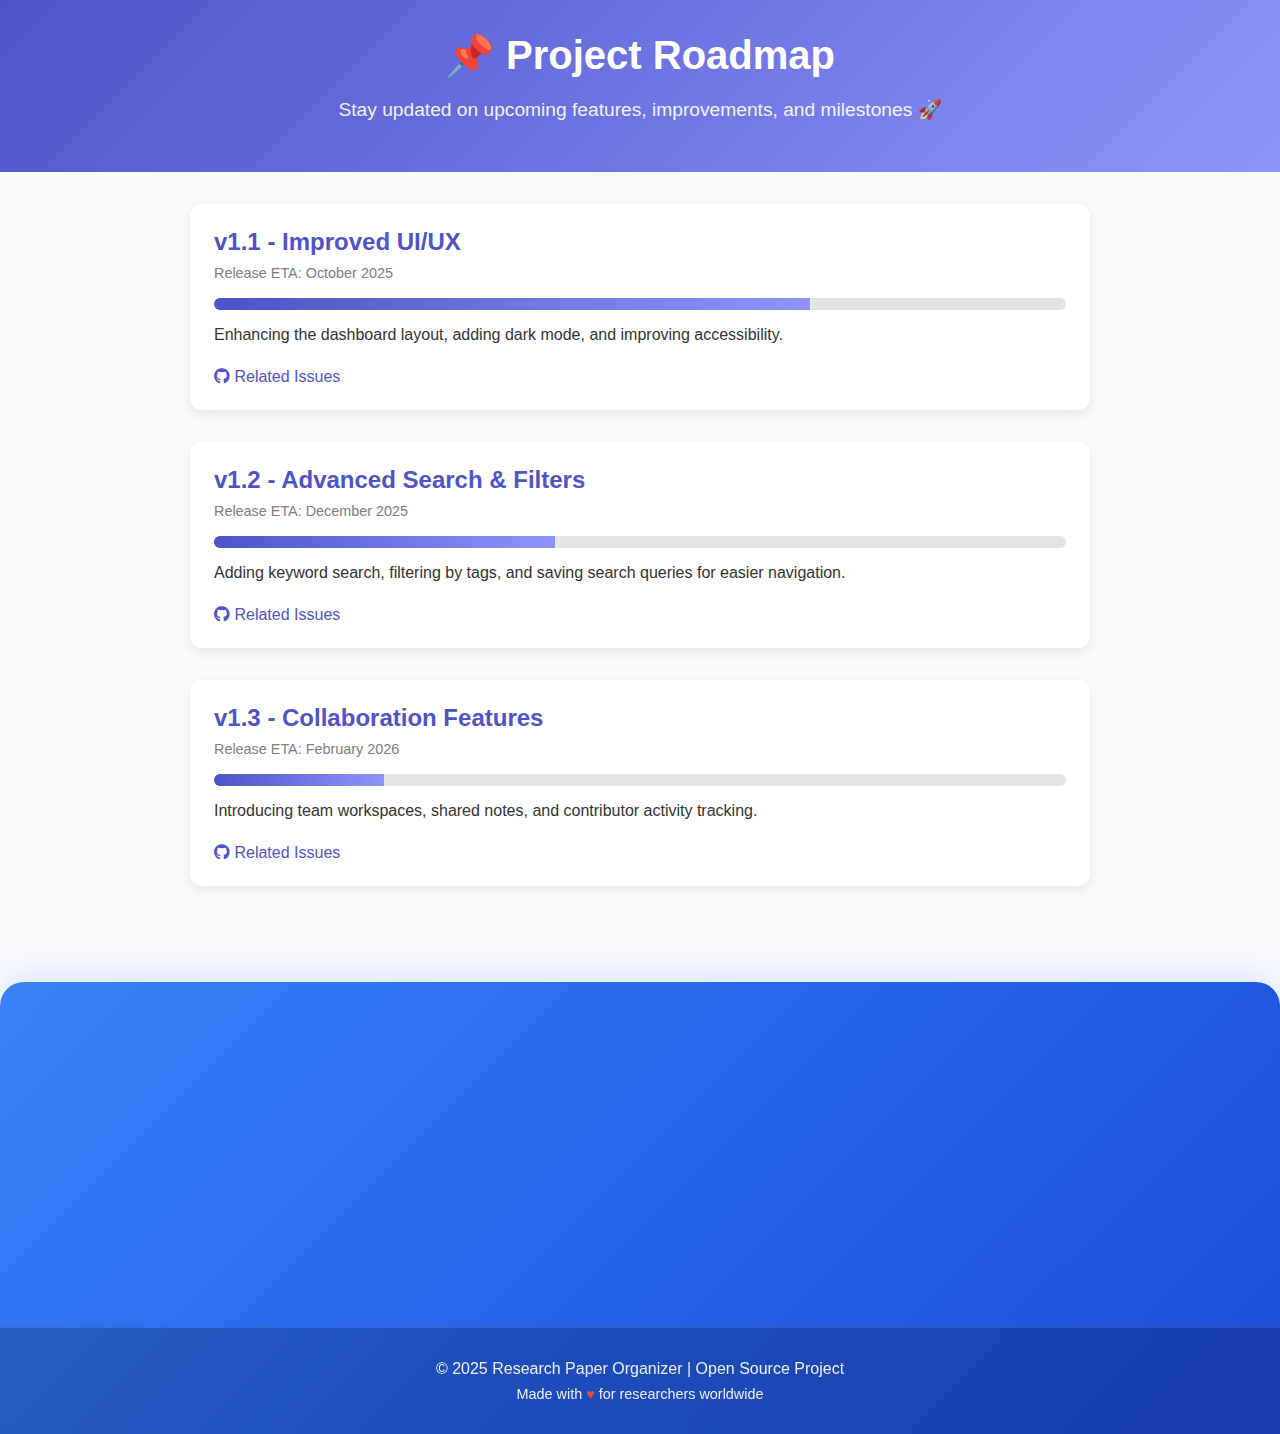
<file: roadmap.html>
<!DOCTYPE html>
<html lang="en">
<head>
  <meta charset="UTF-8">
  <meta name="viewport" content="width=device-width, initial-scale=1.0">
  <title>Project Roadmap</title>
  <link rel="stylesheet" href="https://cdnjs.cloudflare.com/ajax/libs/font-awesome/6.5.0/css/all.min.css">
  <link rel="stylesheet" href="css/enhanced-footer.css">
  <style>
    body {
      font-family: 'Segoe UI', Tahoma, Geneva, Verdana, sans-serif;
      background: #f9fafc;
      margin: 0;
      padding: 0;
      color: #333;
    }

    header {
      text-align: center;
      padding: 2rem;
      background: linear-gradient(135deg, #4e54c8, #8f94fb);
      color: white;
    }

    header h1 {
      margin: 0;
      font-size: 2.5rem;
      animation: fadeDown 1s ease-in-out;
    }

    header p {
      font-size: 1.2rem;
      opacity: 0.9;
      animation: fadeUp 1.5s ease-in-out;
    }

    

    /* Roadmap Container */
    .roadmap {
      display: flex;
      flex-direction: column;
      gap: 2rem;
      padding: 2rem;
      max-width: 900px;
      margin: auto;
    }

    .milestone {
      background: white;
      border-radius: 12px;
      padding: 1.5rem;
      box-shadow: 0 4px 12px rgba(0,0,0,0.08);
      position: relative;
      transition: transform 0.3s ease;
    }

    .milestone:hover {
      transform: translateY(-5px);
    }

    .milestone h2 {
      margin: 0 0 0.5rem;
      color: #4e54c8;
    }

    .milestone small {
      font-size: 0.9rem;
      color: gray;
    }

    .progress-bar {
      margin: 1rem 0;
      background: #e4e4e4;
      border-radius: 20px;
      overflow: hidden;
      height: 12px;
    }

    .progress {
      height: 100%;
      background: linear-gradient(90deg, #4e54c8, #8f94fb);
      width: 0;
      transition: width 1.5s ease-in-out;
    }

    .links a {
      display: inline-block;
      margin-top: 0.5rem;
      color: #4e54c8;
      text-decoration: none;
      font-weight: 500;
      transition: color 0.3s;
    }

    .links a:hover {
      color: #222;
    }

    /* Animations */
    @keyframes fadeDown {
      from {opacity:0; transform: translateY(-20px);}
      to {opacity:1; transform: translateY(0);}
    }

    @keyframes fadeUp {
      from {opacity:0; transform: translateY(20px);}
      to {opacity:1; transform: translateY(0);}
    }

    /* Responsive */
    @media (max-width: 768px) {
      .milestone {
        padding: 1rem;
      }
    }

/* Footer */
.blog-footer {
  background: linear-gradient(135deg, #357abd, #2c5aa0);
  color: white;
  border-radius: 20px;
  margin-top: 2rem;
  padding: 0;
  overflow: hidden;
}

.footer-content {
  display: grid;
  grid-template-columns: repeat(auto-fit, minmax(250px, 1fr));
  gap: 2rem;
  padding: 2rem;
}

.footer-section h3 {
  color: #fff;
  margin-bottom: 1rem;
  font-size: 1.3rem;
  display: flex;
  align-items: center;
  gap: 0.5rem;
}

.footer-section h4 {
  color: #fff;
  margin-bottom: 1rem;
  font-size: 1.1rem;
  border-bottom: 2px solid rgba(255, 255, 255, 0.2);
  padding-bottom: 0.5rem;
}

.footer-section p {
  color: rgba(255, 255, 255, 0.9);
  line-height: 1.6;
  margin-bottom: 1rem;
}

.footer-links {
  list-style: none;
  padding: 0;
}

.footer-links li {
  margin-bottom: 0.5rem;
}

.footer-links a {
  color: rgba(255, 255, 255, 0.8);
  text-decoration: none;
  transition: all 0.3s ease;
  display: flex;
  align-items: center;
  gap: 0.5rem;
}

.footer-links a:hover {
  color: #fff;
  transform: translateX(5px);
}

.social-links {
  display: flex;
  gap: 1rem;
}

.social-links a {
  display: flex;
  align-items: center;
  justify-content: center;
  width: 40px;
  height: 40px;
  background: rgba(255, 255, 255, 0.1);
  border-radius: 50%;
  color: white;
  text-decoration: none;
  transition: all 0.3s ease;
}

.social-links a:hover {
  background: rgba(255, 255, 255, 0.2);
  transform: translateY(-3px);
  box-shadow: 0 4px 12px rgba(0, 0, 0, 0.2);
}

.footer-bottom {
  background: rgba(0, 0, 0, 0.2);
  padding: 1.5rem 2rem;
  text-align: center;
  border-top: 1px solid rgba(255, 255, 255, 0.1);
}

.footer-bottom p {
  margin: 0.5rem 0;
  color: rgba(255, 255, 255, 0.9);
}

.footer-tagline {
  font-size: 0.9rem;
  color: rgba(255, 255, 255, 0.7);
}

    /* Back to Top Button Styles */
    #backToTop {
            height: 50px;
            width: 50px;
          position: fixed;
          bottom: 80px;
          right: 20px;
          z-index: 1000;
          background: linear-gradient(135deg,#0077b5 ,#4facfe );
          color: white;
          border: none;
          border-radius: 50%;
          padding: 15px;
          font-size: 18px;
          cursor: pointer;
          display: none;
          box-shadow: 0 4px 8px rgba(0,0,0,0.2);
          transition: transform 0.3s ease, opacity 0.3s ease;
          }
          
          #backToTop:hover {
          transform: scale(1.1);
          opacity: 0.9;
          box-shadow: rgba(0,0,0,0.8);
          }
          
          @media (max-width: 600px) {
          #backToTop {
            padding: 12px;
            font-size: 16px;
            bottom: 20px;
            right: 20px;
          }
          }


  </style>
</head>
<body>

  <header class="header">
    <h1>📌 Project Roadmap</h1>
    <p>Stay updated on upcoming features, improvements, and milestones 🚀</p>
  </header>

  <section class="roadmap">
    <!-- Milestone 1 -->
    <div class="milestone">
      <h2>v1.1 - Improved UI/UX</h2>
      <small>Release ETA: October 2025</small>
      <div class="progress-bar">
        <div class="progress" style="width: 70%;"></div>
      </div>
      <p>Enhancing the dashboard layout, adding dark mode, and improving accessibility.</p>
      <div class="links">
        <a href="https://github.com/issues/1" target="_blank"><i class="fa-brands fa-github"></i> Related Issues</a>
      </div>
    </div>

    <!-- Milestone 2 -->
    <div class="milestone">
      <h2>v1.2 - Advanced Search & Filters</h2>
      <small>Release ETA: December 2025</small>
      <div class="progress-bar">
        <div class="progress" style="width: 40%;"></div>
      </div>
      <p>Adding keyword search, filtering by tags, and saving search queries for easier navigation.</p>
      <div class="links">
        <a href="https://github.com/issues/2" target="_blank"><i class="fa-brands fa-github"></i> Related Issues</a>
      </div>
    </div>

    <!-- Milestone 3 -->
    <div class="milestone">
      <h2>v1.3 - Collaboration Features</h2>
      <small>Release ETA: February 2026</small>
      <div class="progress-bar">
        <div class="progress" style="width: 20%;"></div>
      </div>
      <p>Introducing team workspaces, shared notes, and contributor activity tracking.</p>
      <div class="links">
        <a href="https://github.com/issues/3" target="_blank"><i class="fa-brands fa-github"></i> Related Issues</a>
      </div>
    </div>
  </section>

    <!-- Back to Top Button -->
    <button id="backToTop">↑</button>

  <!-- Enhanced Footer -->
  <footer class="enhanced-footer" aria-label="Site Footer">
    <div class="footer-content">
      <div class="footer-section">
        <h3><i class="fas fa-book-open"></i> Research Paper Organizer</h3>
        <p>Streamline your academic workflow with our intelligent research paper management system. Track our progress on this roadmap.</p>
      </div>
      <div class="footer-section">
        <h4>Quick Links</h4>
        <ul class="footer-links">
          <li><a href="index.html"><i class="fas fa-home"></i>Home</a></li>
          <li><a href="about.html"><i class="fas fa-users"></i>About Us</a></li>
          <li><a href="contact.html"><i class="fas fa-envelope"></i>Contact</a></li>
          <li><a href="Faq.html"><i class="fas fa-question-circle"></i>FAQ</a></li>
          <li><a href="home.html"><i class="fas fa-tachometer-alt"></i>Dashboard</a></li>
        </ul>
      </div>
      <div class="footer-section">
        <h4>Resources</h4>
        <ul class="footer-links">
          <li><a href="blog.html"><i class="fas fa-blog"></i>Blog</a></li>
          <li><a href="glossary.html"><i class="fas fa-book"></i>Glossary</a></li>
          <li><a href="open-source.html"><i class="fas fa-code-branch"></i>Open Source</a></li>
          <li><a href="tools.html"><i class="fas fa-tools"></i>Tools</a></li>
        </ul>
      </div>
      <div class="footer-section">
        <h4>Connect With Us</h4>
        <div class="social-links">
          <a href="https://github.com/supriya46788/Research-Paper-Organizer" target="_blank" title="GitHub" rel="noopener">
            <i class="fab fa-github"></i>
          </a>
          <a href="#" target="_blank" title="Twitter" rel="noopener">
            <i class="fab fa-twitter"></i>
          </a>
          <a href="https://www.linkedin.com/in/supriyapandey595" target="_blank" title="LinkedIn" rel="noopener">
            <i class="fab fa-linkedin"></i>
          </a>
          <a href="mailto:supriyadpandey502@gmail.com" title="Email">
            <i class="fas fa-envelope"></i>
          </a>
        </div>
      </div>
    </div>
    <div class="footer-bottom">
      <p>© 2025 Research Paper Organizer | Open Source Project</p>
      <p class="footer-tagline">Made with <span class="heart">&hearts;</span> for researchers worldwide</p>
    </div>
  </footer>


  <script>
    // Animate progress bars on scroll
    const progressBars = document.querySelectorAll('.progress');
    const observer = new IntersectionObserver((entries) => {
      entries.forEach(entry => {
        if(entry.isIntersecting){
          entry.target.style.width = entry.target.getAttribute('style').split(':')[1];
        }
      });
    }, { threshold: 0.5 });

    progressBars.forEach(bar => observer.observe(bar));

            //back to top button 
// Show button when scrolled down
const backToTop = document.getElementById("backToTop");

window.addEventListener("scroll", () => {
  if (window.scrollY > 100) {
    backToTop.style.display = "block";
  } else {
    backToTop.style.display = "none";
  }
});

// Smooth scroll to top
backToTop.addEventListener("click", () => {
  window.scrollTo({ top: 0, behavior: "smooth" });
});
  </script>
  <script src="js/enhanced-footer.js"></script>

</body>
</html>
</file>
<file: css/enhanced-footer.css>
/* Enhanced Footer Styles - Unified Design for All Pages */
:root {
  /* Enhanced color variables for footer */
  --footer-gradient-primary: linear-gradient(135deg, #3b82f6 0%, #2563eb 50%, #1d4ed8 100%);
  --footer-gradient-hover: linear-gradient(135deg, #60a5fa 0%, #3b82f6 50%, #2563eb 100%);
  --footer-text-primary: #ffffff;
  --footer-text-secondary: rgba(255, 255, 255, 0.8);
  --footer-text-muted: rgba(255, 255, 255, 0.6);
  --footer-accent-color: #e74c3c;
  --footer-shadow: 0 -8px 32px rgba(59, 130, 246, 0.15);
  --footer-border-radius: 24px;
  
  /* Animation variables */
  --footer-animation-fast: 0.2s;
  --footer-animation-normal: 0.3s;
  --footer-animation-slow: 0.5s;
  --footer-easing: cubic-bezier(0.4, 0, 0.2, 1);
}

/* Enhanced Unified Footer */
.enhanced-footer {
  background: var(--footer-gradient-primary);
  color: var(--footer-text-primary);
  margin-top: 4rem;
  border-radius: var(--footer-border-radius) var(--footer-border-radius) 0 0;
  box-shadow: var(--footer-shadow);
  position: relative;
  overflow: hidden;
  animation: footerSlideUp 0.8s var(--footer-easing);
}

/* Animated background overlay */
.enhanced-footer::before {
  content: '';
  position: absolute;
  top: 0;
  left: -100%;
  width: 100%;
  height: 100%;
  background: linear-gradient(90deg, transparent, rgba(255, 255, 255, 0.1), transparent);
  animation: shimmer 3s infinite;
  pointer-events: none;
}

/* Footer content container */
.footer-content {
  display: grid;
  grid-template-columns: repeat(auto-fit, minmax(280px, 1fr));
  gap: 2.5rem;
  padding: 3rem 2rem 2rem;
  position: relative;
  z-index: 1;
}

/* Footer sections with staggered animation */
.footer-section {
  opacity: 0;
  transform: translateY(20px);
  animation: fadeInUp 0.6s var(--footer-easing) forwards;
}

.footer-section:nth-child(1) { animation-delay: 0.1s; }
.footer-section:nth-child(2) { animation-delay: 0.2s; }
.footer-section:nth-child(3) { animation-delay: 0.3s; }
.footer-section:nth-child(4) { animation-delay: 0.4s; }

/* Brand section with animated icon */
.footer-section h3 {
  font-size: 1.4rem;
  font-weight: 700;
  margin-bottom: 1rem;
  display: flex;
  align-items: center;
  gap: 0.75rem;
  color: var(--footer-text-primary);
}

.footer-section h3 i {
  font-size: 1.5rem;
  animation: iconPulse 2s ease-in-out infinite;
  transition: transform var(--footer-animation-normal) var(--footer-easing);
}

.footer-section h3:hover i {
  transform: rotate(360deg) scale(1.1);
}

/* Section headings */
.footer-section h4 {
  font-size: 1.1rem;
  font-weight: 600;
  margin-bottom: 1rem;
  color: var(--footer-text-primary);
  border-bottom: 2px solid rgba(255, 255, 255, 0.2);
  padding-bottom: 0.5rem;
  position: relative;
  overflow: hidden;
}

.footer-section h4::after {
  content: '';
  position: absolute;
  bottom: 0;
  left: -100%;
  width: 100%;
  height: 2px;
  background: linear-gradient(90deg, #60a5fa, #3b82f6);
  animation: underlineSlide 2s ease-in-out infinite;
}

/* Description text */
.footer-section p {
  color: var(--footer-text-secondary);
  line-height: 1.6;
  margin-bottom: 1rem;
  transition: color var(--footer-animation-normal) var(--footer-easing);
}

.footer-section:hover p {
  color: var(--footer-text-primary);
}

/* Footer links with enhanced hover effects */
.footer-links {
  list-style: none;
  padding: 0;
  margin: 0;
}

.footer-links li {
  margin-bottom: 0.75rem;
  transform: translateX(0);
  transition: transform var(--footer-animation-normal) var(--footer-easing);
}

.footer-links a {
  color: var(--footer-text-secondary);
  text-decoration: none;
  display: flex;
  align-items: center;
  gap: 0.5rem;
  padding: 0.5rem 0;
  border-radius: 8px;
  transition: all var(--footer-animation-normal) var(--footer-easing);
  position: relative;
  overflow: hidden;
}

.footer-links a::before {
  content: '';
  position: absolute;
  top: 0;
  left: -100%;
  width: 100%;
  height: 100%;
  background: rgba(255, 255, 255, 0.1);
  transition: left var(--footer-animation-normal) var(--footer-easing);
}

.footer-links a:hover {
  color: var(--footer-text-primary);
  transform: translateX(8px);
  background: rgba(255, 255, 255, 0.05);
  padding-left: 1rem;
}

.footer-links a:hover::before {
  left: 0;
}

.footer-links a i {
  transition: transform var(--footer-animation-normal) var(--footer-easing);
}

.footer-links a:hover i {
  transform: scale(1.2) rotate(5deg);
}

/* Enhanced social media icons */
.social-links {
  display: flex;
  gap: 1rem;
  margin-top: 1rem;
  flex-wrap: wrap;
}

.social-links a {
  display: flex;
  align-items: center;
  justify-content: center;
  width: 45px;
  height: 45px;
  border-radius: 50%;
  background: rgba(255, 255, 255, 0.1);
  color: var(--footer-text-primary);
  text-decoration: none;
  font-size: 1.2rem;
  transition: all var(--footer-animation-normal) var(--footer-easing);
  position: relative;
  overflow: hidden;
  backdrop-filter: blur(10px);
}

.social-links a::before {
  content: '';
  position: absolute;
  top: 50%;
  left: 50%;
  width: 0;
  height: 0;
  border-radius: 50%;
  transition: all var(--footer-animation-normal) var(--footer-easing);
  transform: translate(-50%, -50%);
}

.social-links a:hover {
  transform: translateY(-5px) scale(1.1);
  box-shadow: 0 8px 25px rgba(0, 0, 0, 0.3);
}

.social-links a:hover::before {
  width: 100%;
  height: 100%;
}

/* Brand-specific social media colors */
.social-links a[href*="github"]:hover {
  background: #333;
  color: white;
}

.social-links a[href*="github"]:hover::before {
  background: #333;
}

.social-links a[href*="twitter"]:hover {
  background: #1DA1F2;
  color: white;
}

.social-links a[href*="twitter"]:hover::before {
  background: #1DA1F2;
}

.social-links a[href*="linkedin"]:hover {
  background: #0A66C2;
  color: white;
}

.social-links a[href*="linkedin"]:hover::before {
  background: #0A66C2;
}

.social-links a[href*="mailto"]:hover {
  background: #EA4335;
  color: white;
}

.social-links a[href*="mailto"]:hover::before {
  background: #EA4335;
}

/* Animated social icons */
.social-links a i {
  transition: transform var(--footer-animation-normal) var(--footer-easing);
  z-index: 1;
  position: relative;
}

.social-links a:hover i {
  transform: rotate(360deg) scale(1.1);
}

/* Footer bottom section */
.footer-bottom {
  background: rgba(0, 0, 0, 0.2);
  padding: 1.5rem 2rem;
  text-align: center;
  border-top: 1px solid rgba(255, 255, 255, 0.1);
  backdrop-filter: blur(10px);
}

.footer-bottom p {
  margin: 0.5rem 0;
  color: var(--footer-text-secondary);
  transition: color var(--footer-animation-normal) var(--footer-easing);
}

.footer-bottom:hover p {
  color: var(--footer-text-primary);
}

.footer-tagline {
  font-size: 0.9rem;
  color: var(--footer-text-muted);
  margin-top: 0.5rem;
}

/* Animated heart */
.footer-bottom .heart {
  color: var(--footer-accent-color);
  animation: heartBeat 1.5s ease-in-out infinite;
  display: inline-block;
  transition: transform var(--footer-animation-normal) var(--footer-easing);
}

.footer-bottom:hover .heart {
  transform: scale(1.2);
  animation-duration: 0.8s;
}

/* Dark mode styles */
body.dark-mode .enhanced-footer {
  background: linear-gradient(135deg, #1a202c 0%, #2d3748 50%, #1a365d 100%);
  box-shadow: 0 -8px 32px rgba(26, 32, 44, 0.4);
}

body.dark-mode .footer-section h3,
body.dark-mode .footer-section h4 {
  color: #e2e8f0;
}

body.dark-mode .footer-section p {
  color: #a0aec0;
}

body.dark-mode .footer-links a {
  color: #a0aec0;
}

body.dark-mode .footer-links a:hover {
  color: #e2e8f0;
  background: rgba(255, 255, 255, 0.05);
}

body.dark-mode .social-links a {
  background: rgba(255, 255, 255, 0.05);
  color: #e2e8f0;
}

body.dark-mode .footer-bottom {
  background: rgba(0, 0, 0, 0.4);
}

body.dark-mode .footer-bottom p {
  color: #a0aec0;
}

/* Keyframe animations */
@keyframes footerSlideUp {
  from {
    opacity: 0;
    transform: translateY(50px);
  }
  to {
    opacity: 1;
    transform: translateY(0);
  }
}

@keyframes fadeInUp {
  from {
    opacity: 0;
    transform: translateY(20px);
  }
  to {
    opacity: 1;
    transform: translateY(0);
  }
}

@keyframes shimmer {
  0% { left: -100%; }
  50% { left: 100%; }
  100% { left: 100%; }
}

@keyframes iconPulse {
  0%, 100% { 
    transform: scale(1);
    opacity: 1;
  }
  50% { 
    transform: scale(1.05);
    opacity: 0.8;
  }
}

@keyframes underlineSlide {
  0% { left: -100%; }
  50% { left: 0; }
  100% { left: 100%; }
}

@keyframes heartBeat {
  0%, 50%, 100% { 
    transform: scale(1);
  }
  25%, 75% { 
    transform: scale(1.1);
  }
}

/* Responsive design */
@media (max-width: 1024px) {
  .footer-content {
    grid-template-columns: repeat(auto-fit, minmax(250px, 1fr));
    gap: 2rem;
    padding: 2.5rem 1.5rem 1.5rem;
  }
}

@media (max-width: 768px) {
  .enhanced-footer {
    margin-top: 2rem;
    border-radius: 16px 16px 0 0;
  }
  
  .footer-content {
    grid-template-columns: repeat(auto-fit, minmax(200px, 1fr));
    gap: 1.5rem;
    padding: 2rem 1rem 1rem;
  }
  
  .footer-section h3 {
    font-size: 1.2rem;
  }
  
  .footer-section h4 {
    font-size: 1rem;
  }
  
  .social-links {
    justify-content: center;
  }
  
  .social-links a {
    width: 40px;
    height: 40px;
    font-size: 1.1rem;
  }
}

@media (max-width: 480px) {
  .footer-content {
    grid-template-columns: 1fr;
    text-align: center;
    gap: 1.5rem;
    padding: 1.5rem 1rem 1rem;
  }
  
  .footer-links a {
    justify-content: center;
  }
  
  .footer-bottom {
    padding: 1rem;
  }
  
  .footer-bottom p {
    font-size: 0.9rem;
  }
}

/* Reduce motion for accessibility */
@media (prefers-reduced-motion: reduce) {
  .enhanced-footer,
  .footer-section,
  .footer-links a,
  .social-links a,
  .footer-section h3 i,
  .footer-bottom .heart {
    animation: none;
    transition: none;
  }
  
  .enhanced-footer::before {
    display: none;
  }
}

/* High contrast mode */
@media (prefers-contrast: high) {
  .enhanced-footer {
    background: #000080;
    border: 2px solid #ffffff;
  }
  
  .footer-links a,
  .footer-section p,
  .footer-bottom p {
    color: #ffffff;
  }
  
  .social-links a {
    background: #ffffff;
    color: #000080;
    border: 2px solid #ffffff;
  }
}
</file>
